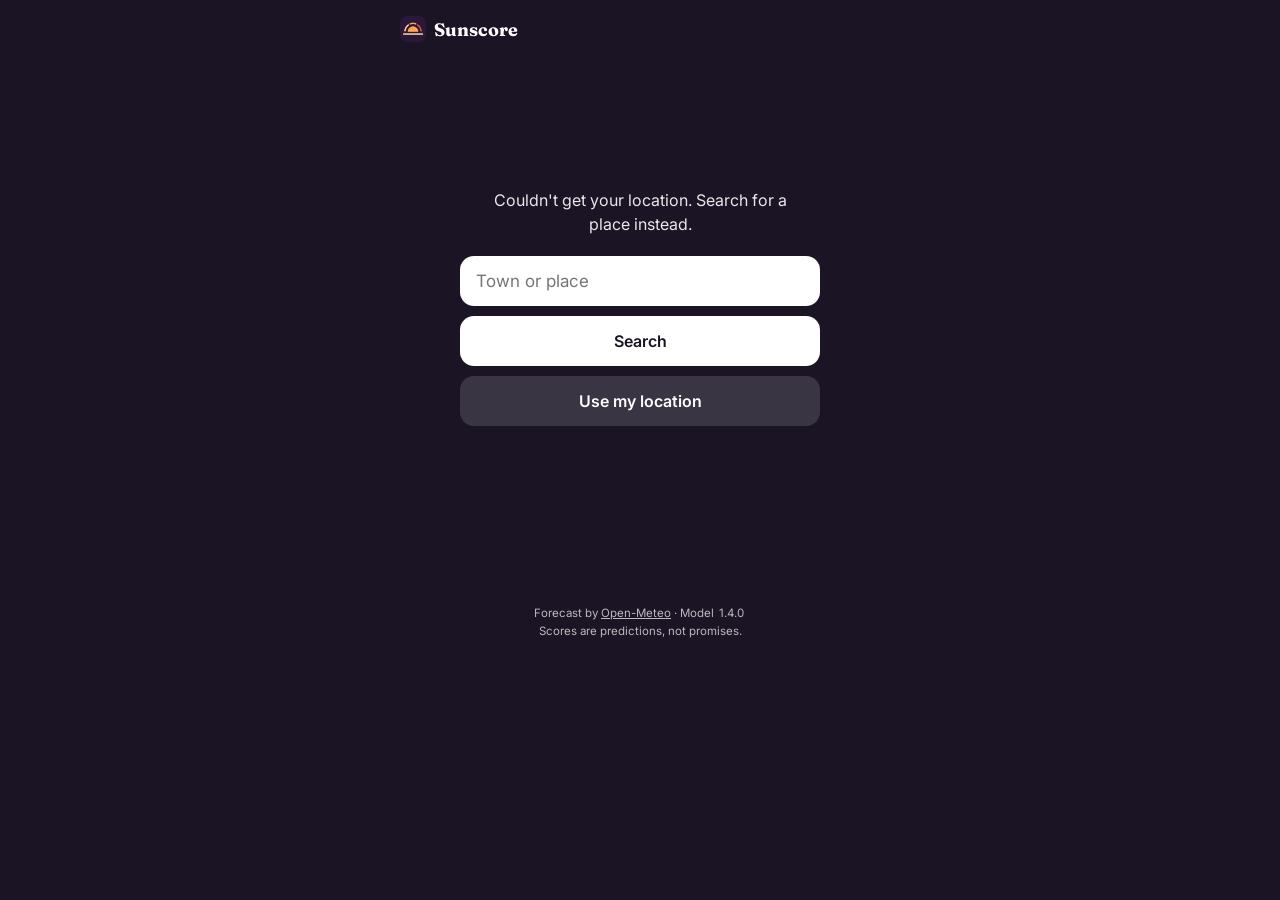
<file: index.html>
<!DOCTYPE html>
<html lang="en">
<head>
<script>if (/\.netlify\.app$/.test(location.hostname)) document.documentElement.classList.add("host-badge");</script>
<meta charset="utf-8">
<meta name="viewport" content="width=device-width, initial-scale=1, viewport-fit=cover">
<meta name="theme-color" content="#1a1424">
<meta name="description" content="Will tonight's sunset be worth watching? A 0–100 score from cloud, haze and the light path to the horizon.">
<meta name="apple-mobile-web-app-capable" content="yes">
<meta name="apple-mobile-web-app-status-bar-style" content="black-translucent">
<meta name="apple-mobile-web-app-title" content="Sunscore">
<title>Sunscore: Sunrise &amp; Sunset</title>
<link rel="preconnect" href="https://fonts.googleapis.com">
<link href="https://fonts.googleapis.com/css2?family=Fraunces:opsz,wght@9..144,500;9..144,700&family=Inter:wght@400;500;600&display=swap" rel="stylesheet">
<link rel="stylesheet" href="css/app.css">
<link rel="manifest" href="manifest.webmanifest">
<link rel="icon" type="image/png" sizes="32x32" href="icons/favicon-32.png">
<link rel="apple-touch-icon" href="icons/apple-touch-icon.png">
</head>
<body>
<div class="sky" id="sky"><canvas id="skyCanvas"></canvas></div>
<div class="wrap">
  <header class="top">
    <div class="brand"><img src="icons/icon-192.png" alt="" width="26" height="26">Sunscore</div>
    <div class="top-actions">
      <button class="pill" id="placeBtn" hidden>Change place</button>
    </div>
  </header>

  <!-- loading -->
  <section class="center" id="loading">
    <div class="skel" aria-hidden="true">
      <div class="sk sk-pill"></div><div class="sk sk-line"></div><div class="sk sk-score"></div><div class="sk sk-line short"></div><div class="sk sk-scene"></div>
    </div>
    <div class="status" id="loadingText">Finding your location…</div>
  </section>

  <!-- place picker -->
  <section class="center" id="picker" hidden>
    <div class="status" id="pickerText">Where are you watching from?</div>
    <form class="search" id="searchForm">
      <input id="q" type="search" placeholder="Town or place" autocomplete="off" enterkeyhint="search">
      <button class="btn" type="submit">Search</button>
      <button class="btn ghost" type="button" id="gpsBtn">Use my location</button>
      <div class="err" id="searchErr" hidden></div>
      <div class="results" id="results"></div>
    </form>
    <div class="spots" id="spots" hidden>
      <h2>Your spots</h2>
      <div class="results" id="spotList"></div>
    </div>
  </section>

  <!-- result -->
  <main id="result" hidden>
    <div class="tab" id="tab-tonight" data-tab="tonight">
    <div class="seg" role="tablist" aria-label="Sunset or sunrise">
      <button id="kindSunset" class="on" role="tab">Sunset</button>
      <button id="kindSunrise" role="tab">Sunrise</button>
    </div>
    <div class="loc" id="loc">
      <button class="loc-line" id="locToggle" aria-expanded="false" aria-controls="locMore">
        <span class="loc-name" id="locName"></span><span class="loc-elev" id="locElev"></span><span class="loc-flag" id="locFlag" hidden>ⓘ</span><span class="chev" aria-hidden="true">▾</span>
      </button>
      <div class="loc-more" id="locMore" hidden>
        <div class="loc-sub" id="locSub"></div>
        <div class="loc-warn" id="locWarn" hidden></div>
        <div class="loc-warn" id="elevWarn" hidden></div>
        <div class="loc-warn" id="terrainNote" hidden></div>
        <button class="save-spot" id="saveSpot" hidden>☆ Save this spot</button>
      </div>
    </div>
    <section class="card welcome" id="welcome" hidden>
      <h2>Welcome to Sunscore</h2>
      <p>Every sunset and sunrise gets a score from 0 to 100 for how colourful the sky will be, worked out from the cloud, the haze and the path the light takes to reach you.</p>
      <ul>
        <li>Tap a day in the week to plan ahead.</li>
        <li><b>Spots</b> finds viewpoints near you.</li>
        <li>Afterwards, rate the sky in one tap. It helps the forecasts get better.</li>
      </ul>
      <button class="btn small" id="welcomeOk">Got it</button>
    </section>
    <section class="hero" aria-live="polite">
      <div class="install-bar" id="installBar" hidden>
        <img src="icons/icon-192.png" alt="" width="40" height="40">
        <div class="install-text" id="installText"><b>Add Sunscore to your home screen</b><br>Opens like an app.</div>
        <button class="btn small" id="installBtn">Install</button>
        <button class="install-x" id="installX" aria-label="Not now">×</button>
      </div>
      <div class="when" id="when"></div>
      <div class="score"><span id="score"></span><small>/100</small></div>
      <div class="verdict" id="verdict"></div>
      <button class="conf" id="conf" hidden></button>
      <button class="rate-banner" id="rateBanner" hidden></button>
      <figure class="scene" id="scene"></figure>
      <div class="slider-row">
        <input type="range" id="timeSlider" min="-30" max="30" step="1" value="10" aria-label="Minutes from sunset">
        <div class="slider-label" id="sliderLabel"></div>
      </div>
      <div class="countdown" id="countdown"></div>
      <div class="offline" id="offline" hidden></div>
      <div class="past-bar" id="pastBar" hidden>
        <span>Looking back at a past date</span>
        <button class="btn small" id="pastBack">Back to the forecast</button>
      </div>
      <ul class="reasons" id="reasons"></ul>
      <button class="pill share" id="shareBtn">Share this forecast</button>
      <div class="rate-msg" id="shareMsg"></div>
      <div class="updated"><span id="updated"></span> · <button class="linkbtn" id="refreshBtn">Refresh</button></div>
    </section>
    <section class="card" id="weekCard">
      <h2 id="weekTitle">The week ahead</h2>
      <div class="week-hint">Tap a day to plan ahead</div>
      <div class="week" id="week"></div>
    </section>
    <section class="card">
      <h2>What to look for</h2>
      <div class="tips" id="tips"></div>
    </section>
    <section class="card">
      <h2>When to watch</h2>
      <div class="times" id="times"></div>
      <div class="note" id="timesNote"></div>
      <div class="note comfort" id="comfort" hidden></div>
      <div class="note moon" id="moonLine"></div>
      <div class="compass-box" id="compassBox" hidden>
        <div class="dial"><div class="needle" id="needle"></div></div>
        <div class="compass-text" id="compassText">Hold your phone flat.</div>
      </div>
      <div class="row" style="margin-top:12px">
        <button class="btn small ghost" id="compassBtn">Which way?</button>
        <button class="btn small ghost" id="calBtn">Add to calendar</button>
      </div>
      <div class="rate-msg" id="timesMsg"></div>
    </section>
    <details class="card" id="mapCard">
      <summary>Light path map</summary>
      <div class="detail-body">
        <div id="map" class="map" role="img" aria-label="Map of the sky being judged"></div>
        <div class="legend"><span><i style="background:#7ee08a"></i>Clear</span><span><i style="background:#ffd166"></i>Some cloud</span><span><i style="background:#9a9aa8"></i>Cloudy</span></div>
        <div class="note" id="mapNote"></div>
      </div>
    </details>
    <details class="card" id="details">
      <summary>Why this score</summary>
      <div class="detail-body">
        <figure class="slice" id="slice"></figure>
        <div class="slice-key"><span><i style="background:#ff8f7a"></i>Will glow</span><span><i style="background:#8e8a9c"></i>Grey: no light reaches it</span><span><i style="background:#4a4556"></i>Low cloud</span><span><i style="background:#ffcf6b"></i>Sunlight</span></div>
        <div class="conf-detail" id="confDetail" hidden></div>
        <div id="detailBody" style="display:grid;gap:10px"></div>
        <div class="tl-title">Cloud through the evening</div>
        <canvas id="timeline" class="timeline" role="img" aria-label="Chart of forecast cloud cover around the event"></canvas>
        <div class="tl-legend" id="tlLegend"></div>
      </div>
    </details>
    <section class="card rate" id="rateCard" hidden>
      <h2 id="rateTitle">How was it?</h2>
      <div class="rate-sub" id="rateSub"></div>
      <div class="quick" id="quick" role="radiogroup" aria-label="How colourful was the sky?">
        <button data-n="1" data-band="Dull" role="radio"><i class="q1"></i><b>Dull</b><small>0–24</small></button>
        <button data-n="4" data-band="Some colour" role="radio"><i class="q2"></i><b>Some colour</b><small>25–49</small></button>
        <button data-n="6" data-band="Good" role="radio"><i class="q3"></i><b>Good</b><small>50–74</small></button>
        <button data-n="8" data-band="Great" role="radio"><i class="q4"></i><b>Great</b><small>75–89</small></button>
        <button data-n="10" data-band="On fire" role="radio"><i class="q5"></i><b>On fire</b><small>90–100</small></button>
      </div>
      <div class="rate-msg" id="rateMsg"></div>
      <div class="comm-offer" id="commOffer" hidden>
        <span>Add your photo to the Community map?</span>
        <button class="btn small" id="commOfferBtn">Add photo</button>
      </div>
      <div class="rate-share-note" id="rateShareNote">Ratings are shared anonymously to improve forecasts. You can turn this off in More.</div>
      <details class="rate-more" id="rateMore">
        <summary>Add a note</summary>
        <textarea class="field notes" id="rateNotes" rows="2" maxlength="300" placeholder="Where was the colour? When did it peak?"></textarea>
        <label class="photo-pick dev-only"><input type="file" accept="image/*" id="ratePhoto"><span>Add your photo (developer check)</span></label>
        <div class="photo-meta" id="photoMeta"></div>
        <div class="row">
          <button class="btn small" id="rateSave">Send note</button>
        </div>
      </details>
      <div class="row dev-only" id="rateShare" hidden>
        <a class="btn small linkbtn-solid" id="rateLog" target="_blank" rel="noopener">Log on GitHub</a>
      </div>
    </section>
    </div>

    <div class="tab" id="tab-spots" data-tab="spots" hidden>
      <h1 class="tab-title">Spots</h1>
    <section class="card" id="mySpotsCard">
      <h2>Your spots</h2>
      <div class="spot-list" id="mySpots"></div>
      <div class="empty" id="mySpotsEmpty">Save a spot from the location line on the Today tab (tap the place name). Saved spots show their next score here.</div>
    </section>
    <details class="card" id="nearCard" open>
      <summary>Viewpoints near you</summary>
      <div class="detail-body">
        <div class="note" style="margin-top:0">Viewpoints, beaches and peaks nearby, scored for the same <span class="kindWord">sunset</span>.</div>
        <div class="row">
          <button class="btn small ghost radius on" data-r="25">Within <span data-km="25">25 km</span></button>
          <button class="btn small ghost radius" data-r="50">Within <span data-km="50">50 km</span></button>
        </div>
        <button class="btn small" id="scanBtn">Search again</button>
        <div class="near-status" id="nearStatus"></div>
        <div id="nearMap" class="map" hidden></div>
        <div class="near-list" id="nearList"></div>
      </div>
    </details>
    </div>

    <div class="tab" id="tab-log" data-tab="log" hidden>
      <h1 class="tab-title">Developer</h1>
      <div class="note" style="margin:0 20px 8px">Your ratings, past-date checks and logging settings. Hidden from other users.</div>
      <div class="card empty" id="logEmpty">No ratings on this phone yet. Rate a sky at the bottom of the Today tab.</div>
    <details class="card" id="logCard" open hidden>
      <summary>Your ratings <span class="count" id="logCount"></span></summary>
      <div class="detail-body">
        <div id="logList"></div>
        <button class="btn small ghost" id="logCopyAll">Copy all</button>
        <div class="rate-msg" id="logMsg"></div>
      </div>
    </details>
      <section class="card">
        <h2>Logging</h2>
        <div class="note" style="margin-top:0">Optional: enter a GitHub repository (owner/name) to add a "Log on GitHub" button to each entry. Leave it empty to keep it off.</div>
        <div class="row"><input class="field" id="logRepo" style="flex:1;min-height:44px;font-size:15px;padding:8px 12px" autocomplete="off" spellcheck="false" aria-label="GitHub repository for logs" placeholder="Optional: owner/repository"><button class="btn small" id="logRepoSave" style="flex:0 0 auto">Save</button></div>
        <div class="rate-msg" id="logRepoMsg"></div>
      </section>
    <div class="note" id="vpDiag" style="margin:0 20px 10px"></div>
    <section class="card" id="modCard" hidden>
      <h2>Photos to check</h2>
      <div class="note" style="margin-top:0" id="modUid"></div>
      <div id="modQueue" class="mod-queue"></div>
    </section>
    <details class="card" id="pastCard" open>
      <summary>Check a past date</summary>
      <div class="detail-body">
        <div class="note" style="margin-top:0">See what the app would have predicted for an earlier sunset or sunrise here. Then rate it, to add an old sky to the data.</div>
        <div class="row">
          <input class="field" type="date" id="pastDate" style="flex:1;min-height:44px;font-size:16px;padding:8px 12px">
          <button class="btn small" id="pastGo" style="flex:0 0 auto">Check</button>
        </div>
        <div class="near-status" id="pastStatus"></div>
      </div>
    </details>
    </div>

    <div class="tab" id="tab-community" data-tab="community" hidden>
      <div class="comm-head">
        <h1 class="tab-title">Community</h1>
        <div class="seg comm-seg" role="group" aria-label="Sunsets, sunrises or both">
          <button id="commAll" class="on">All</button><button id="commSunset">Sunsets</button><button id="commSunrise">Sunrises</button>
        </div>
      </div>
      <div class="chips" role="group" aria-label="Which photos">
        <button class="chip" id="commFriends">Friends<span class="chip-dot" id="commFriendsDot" hidden></span></button>
        <button class="chip" id="commTonight">Latest</button>
        <button class="chip on" id="commMonth">This month</button>
        <button class="chip" id="commBest">Best ever</button>
        <button class="chip" id="commFire">On fire only</button>
      </div>
      <div class="comm-map-wrap" id="commMapWrap">
        <div id="commMap" class="comm-map" role="region" aria-label="Map of shared photos"></div>
        <button class="comm-add" id="commAdd"><svg viewBox="0 0 24 24" aria-hidden="true"><path d="M12 5v14M5 12h14"/></svg>Add your sky</button>
      </div>
      <div class="near-status comm-status" id="commStatus"></div>
      <div id="friendsPanel" hidden>
        <section class="card lb-card">
          <h2>This month</h2>
          <div class="note" style="margin-top:0">Chase points among your friends. Starts again on the 1st.</div>
          <div id="lbList"></div>
          <div class="note" id="lbLast"></div>
        </section>
        <div id="friendFeed"></div>
        <button class="btn" id="friendsInvite2" style="width:100%;margin-top:12px">Invite a friend</button>
      </div>
      <div class="comm-strip-head" id="commStripHead"><h2 id="commStripTitle">Around the world</h2><span id="commCount"></span></div>
      <div class="comm-strip" id="commStrip"></div>
    </div>

    <div class="tab" id="tab-more" data-tab="more" hidden>
      <h1 class="tab-title">More</h1>
    <details class="card" id="alertCard" open>
      <summary>Alerts <span class="count" id="alertBadge"></span></summary>
      <div class="detail-body">
        <div class="note" style="margin-top:0" id="alertIntro">Get a notification when a good <span class="kindWord">sunset</span> is forecast here, or a daily nudge with the score. Your phone checks in the background, so a nudge can arrive a little after the time you pick.</div>
        <label class="field-row">Alert me when the score is
          <select id="alertThreshold" class="select">
            <option value="50">50 or more</option>
            <option value="60" selected>60 or more</option>
            <option value="75">75 or more</option>
            <option value="101">Never: nudge only</option>
          </select>
        </label>
        <label class="field-row">Daily nudge with the day's score
          <select id="alertDaily" class="select">
            <option value="">Off</option>
            <option value="8">From 8:00</option>
            <option value="12">From 12:00</option>
            <option value="15">From 15:00</option>
          </select>
        </label>
        <div class="row">
          <button class="btn small" id="alertOn">Turn on alerts</button>
          <button class="btn small ghost" id="alertOff" hidden>Turn off</button>
        </div>
        <button class="btn small ghost" id="alertTest" hidden>Send a test alert</button>
        <div class="near-status" id="alertStatus"></div>
      </div>
    </details>

      <section class="card">
        <h2>Share Sunscore</h2>
        <div class="row"><button class="btn small" id="shareApp">Send a link</button><button class="btn small ghost" id="installBtn2" hidden>Install on this phone</button></div>
        <div class="rate-msg" id="shareAppMsg"></div>
      </section>
      <section class="card" id="scoreCard" hidden>
        <h2>Your score</h2>
        <div class="pts"><span id="ptsTotal">0</span><small id="ptsMonth"></small></div>
        <div class="note" style="margin-top:0">Each photo you share earns the forecast score for that sky.</div>
        <div class="stat-grid" id="statGrid"></div>
        <h3 class="sub" id="badgeTitle">Badges</h3>
        <div class="badge-grid" id="badgeGrid"></div>
      </section>
      <section class="card" id="friendsCard" hidden>
        <h2>Friends</h2>
        <label class="sub-label" for="nickInput">Your nickname</label>
        <div class="row"><input id="nickInput" class="input" maxlength="24" autocomplete="nickname" placeholder="e.g. Robin"><button class="btn small ghost" id="nickSave">Save</button></div>
        <div class="note">Only your friends see your name.</div>
        <div class="row"><button class="btn small" id="inviteFriend">Invite a friend</button><button class="btn small ghost" id="shareFollow">Share my follow link</button></div>
        <div class="note">A friend link makes you friends both ways. With a follow link, people ask to see your photos and you accept.</div>
        <div class="rate-msg" id="friendsMsg"></div>
        <div id="reqList"></div>
        <h3 class="sub">Friends and follows</h3>
        <div id="friendList"></div>
        <h3 class="sub">Friends alerts</h3>
        <label class="check-row"><input type="checkbox" id="faPhotos"> When a friend shares a photo</label>
        <label class="check-row"><input type="checkbox" id="faFires"> Fire on my photos</label>
        <label class="check-row"><input type="checkbox" id="faMonthly"> Monthly result, on the 1st</label>
        <button class="btn small ghost" id="faSave">Save alerts</button>
        <div class="near-status" id="faMsg"></div>
        <h3 class="sub">Keep your account</h3>
        <div class="note" style="margin-top:0">Sign in with Google so your friends and points move with you to a new phone.</div>
        <button class="btn small ghost" id="googleLink">Sign in with Google</button>
        <div class="note" id="googleDone" hidden>Linked to Google.</div>
        <div class="near-status" id="googleMsg"></div>
      </section>
      <section class="card" id="myPhotosCard" hidden>
        <h2>Your photos</h2>
        <div class="note" style="margin-top:0" id="myPhotosSummary"></div>
        <div id="myPhotos" class="my-photos"></div>
        <button class="btn small ghost" id="myPhotosAll" hidden>Delete all my photos</button>
      </section>
      <section class="card">
        <h2>Your ratings</h2>
        <label class="field-row"><span>Share my ratings anonymously to improve forecasts</span><input type="checkbox" id="shareRatings" checked></label>
        <div class="note">Sent: the rating, the forecast it was scored against, the time and an area rounded to about <span data-km="1">1 km</span>. No names or accounts.</div>
      </section>
      <section class="card" id="devCard" hidden>
        <h2>Developer</h2>
        <div class="row"><button class="btn small ghost" id="devOpen">Ratings and tools</button><button class="btn small ghost" id="devOff">Hide developer mode</button></div>
      </section>
      <section class="card">
        <h2>About</h2>
        <div class="row"><button class="btn small ghost" id="howBtn2">How it works</button><button class="btn small ghost" id="newBtn">What's new</button></div>
        <div class="note"><a href="privacy.html">Privacy</a> · <a href="mailto:hello@sunscore.day">hello@sunscore.day</a></div>
      </section>
    </div>
  </main>

  <nav class="tabbar" id="tabbar" hidden aria-label="Sections">
    <button data-go="tonight" class="on"><svg viewBox="0 0 24 24" aria-hidden="true"><path d="M3 18h18M6 18a6 6 0 0 1 12 0M12 6v2M4.9 10.9l1.4 1.4M19.1 10.9l-1.4 1.4"/></svg>Today</button>
    <button data-go="spots"><svg viewBox="0 0 24 24" aria-hidden="true"><path d="M12 21s-6-5.6-6-11a6 6 0 0 1 12 0c0 5.4-6 11-6 11z"/><circle cx="12" cy="10" r="2.2"/></svg>Spots</button>
    <button data-go="community" id="tabCommunityBtn" hidden><svg viewBox="0 0 24 24" aria-hidden="true"><circle cx="12" cy="12" r="9" fill="none"/><path d="M3 12h18M12 3a14 14 0 0 1 0 18M12 3a14 14 0 0 0 0 18"/></svg>Community<span class="tab-dot" id="tabCommDot" hidden></span></button>
    <button data-go="more"><svg viewBox="0 0 24 24" aria-hidden="true"><circle cx="5" cy="12" r="1.6"/><circle cx="12" cy="12" r="1.6"/><circle cx="19" cy="12" r="1.6"/></svg>More</button>
  </nav>

  <footer class="foot">
    Forecast by <a href="https://open-meteo.com">Open-Meteo</a> · Model <span id="modelVersion"></span><br>
    Scores are predictions, not promises.
  </footer>
</div>
<form name="rating" data-netlify="true" netlify-honeypot="bot-field" hidden>
  <input name="bot-field"><input name="entry"><input name="client"><input name="dev"><input name="release">
</form>
<dialog class="how composer" id="composer" aria-labelledby="compTitle">
  <h2 id="compTitle">Add your photo to the map</h2>
  <div class="note" id="compWhat"></div>
  <label class="comp-pick"><input type="file" accept="image/*" id="compFile"><span class="btn ghost" id="compPickText">Choose a photo</span></label>
  <img id="compPreview" class="comp-preview" alt="Your photo" hidden>
  <div class="comp-label">How colourful was it?</div>
  <div class="quick comp-bands" id="compBands" role="radiogroup" aria-label="How colourful was the sky?">
    <button data-band="Dull" role="radio"><i class="q1"></i><b>Dull</b></button>
    <button data-band="Some colour" role="radio"><i class="q2"></i><b>Some colour</b></button>
    <button data-band="Good" role="radio"><i class="q3"></i><b>Good</b></button>
    <button data-band="Great" role="radio"><i class="q4"></i><b>Great</b></button>
    <button data-band="On fire" role="radio"><i class="q5"></i><b>On fire</b></button>
  </div>
  <ul class="comp-checks">
    <li>Placed within about <span data-km="1">1 km</span>, never your exact spot</li>
    <li>Hidden details removed: camera, time stamp, GPS</li>
    <li>No name or account shown</li>
  </ul>
  <label class="comp-consent"><input type="checkbox" id="compConsent"><span>I took this photo and I'm happy for it to be shown publicly. I can delete it at any time in More.</span></label>
  <button class="btn" id="compPost">Post to the map</button>
  <button class="btn ghost" id="compCancel">Not now</button>
  <div class="rate-msg" id="compMsg"></div>
</dialog>
<dialog class="how photo-view" id="photoView" aria-labelledby="pvPlace">
  <button class="how-close" id="pvClose" aria-label="Close">×</button>
  <img id="pvImg" class="pv-img" alt="Shared sky photo">
  <span class="pv-band" id="pvBand"></span>
  <h2 id="pvPlace"></h2>
  <div class="note" id="pvWhen"></div>
  <div class="pv-row"><span>Forecast</span><span id="pvForecast"></span></div>
  <div class="row">
    <button class="btn" id="pvForecastBtn">See the forecast here</button>
    <a class="btn ghost" id="pvGo" target="_blank" rel="noopener">Go ↗</a>
  </div>
  <div class="note">Shared anonymously. The pin is within about <span data-km="1">1 km</span> of where it was taken.</div>
  <button class="linkbtn" id="pvReport">Report this photo</button>
  <div class="rate-msg" id="pvMsg"></div>
</dialog>
<dialog class="how" id="inviteDlg" aria-labelledby="invTitle">
  <h2 id="invTitle">Sunscore invite</h2>
  <p id="invText"></p>
  <label class="sub-label" for="invNick">Your nickname</label>
  <input id="invNick" class="input" maxlength="24" autocomplete="nickname" style="width:100%">
  <div class="note">Only your friends see your name. No account or email needed.</div>
  <button class="btn" id="invAccept" style="width:100%;margin-top:12px">Add friend</button>
  <button class="btn ghost" id="invLater" style="width:100%;margin-top:8px">Not now</button>
  <div class="rate-msg" id="invMsg"></div>
</dialog>
<dialog class="how" id="whatsNew" aria-labelledby="wnTitle">
  <form method="dialog"><button class="how-close" aria-label="Close">×</button></form>
  <h2 id="wnTitle">What's new</h2>
  <ul class="wn">
    <li><b>Friends</b>: invite friends to see each other's skies, send fire on their photos, and compete for chase points each month. Find it in Community and More.</li>
    <li><b>Daily nudge</b>: an optional morning, midday or afternoon notification with the day's score (Android, installed app).</li>
    <li><b>Comfort, blue hour and the moon</b> in When to watch: the temperature and wind at sunset, blue-hour times, and the moon's phase and rise and set.</li>
    <li><b>Spots searches by itself</b> when you open it, for viewpoints within 25 km.</li>
    <li><b>Miles and feet</b> on US phones.</li>
    <li><b>Tidier Today screen</b>: forecast confidence sits under the score, and the week shows five days at a glance. Tap a day to plan ahead.</li>
    <li><b>Community</b>: see sunsets and sunrises shared from around the world on a map, and add your own photo after you rate a sky.</li>
    <li><b>Will It Burn? is now Sunscore</b>, with a new icon. Same forecasts, same 0–100 score.</li>
    <li><b>Today tab</b>: the main tab is now called Today, as it covers sunrises as well as sunsets.</li>
    <li><b>One-tap rating</b> at the bottom of Today: Dull, Some colour, Good, Great or On fire. Ratings are shared anonymously to improve the forecast.</li>
    <li><b>Viewpoints near you</b> in Spots: real viewpoints, beaches, cliffs and peaks, each scored, with a check that the view towards the sun is open and a Go button for directions.</li>
    <li><b>Clear skies, scored for the air you're in</b>: clean, dry air gives a clear sky far more colour than hazy, humid air, so a clear evening now scores from about 30 on a hazy coast to about 60 somewhere like the Utah desert.</li>
  </ul>
  <form method="dialog"><button class="btn" style="width:100%;margin-top:6px" autofocus>Let's see</button></form>
</dialog>
<dialog class="how" id="how" aria-labelledby="howTitle">
  <form method="dialog"><button class="how-close" aria-label="Close">×</button></form>
  <h2 id="howTitle">How it works</h2>
  <svg viewBox="0 0 340 170" role="img" aria-label="Diagram: sunlight from below the horizon travels under distant clear sky and lights the clouds above you">
    <defs>
      <linearGradient id="hs" x1="0" x2="0" y1="0" y2="1"><stop offset="0" stop-color="#2a1846"/><stop offset="1" stop-color="#b8336a"/></linearGradient>
      <marker id="ar" viewBox="0 0 10 10" refX="8" refY="5" markerWidth="6" markerHeight="6" orient="auto"><path d="M0 0L10 5L0 10z" fill="#ffcf6b"/></marker>
    </defs>
    <rect width="340" height="170" rx="12" fill="url(#hs)"/>
    <path d="M0 140 Q170 128 340 140 L340 170 L0 170Z" fill="#1a1424"/>
    <circle cx="322" cy="150" r="12" fill="#ffcf6b"/>
    <path d="M312 146 L160 118 L74 58" stroke="#ffcf6b" stroke-width="2.5" fill="none" stroke-dasharray="5 4" marker-end="url(#ar)"/>
    <g fill="#ff8a7a"><ellipse cx="62" cy="52" rx="34" ry="8"/><ellipse cx="100" cy="46" rx="26" ry="7"/></g>
    <g fill="#c9c6d6" opacity="0.5"><ellipse cx="250" cy="70" rx="20" ry="6"/></g>
    <circle cx="40" cy="136" r="5" fill="#fff"/>
    <text x="36" y="34" fill="#fff" font-size="10">canvas: cloud overhead</text>
    <text x="150" y="112" fill="#fff" font-size="10">light path: must be clear</text>
    <text x="272" y="132" fill="#fff" font-size="10">sun</text>
    <text x="22" y="160" fill="#fff" font-size="10">you</text>
  </svg>
  <p>The best sunsets happen when the sun, already at or below your horizon, shines <b>underneath</b> clouds above you and lights them from below.</p>
  <p>So the app checks the forecast in two places: <b>overhead</b> (is there cloud to light up?) and <b><span data-km="75">75 km</span> to <span data-km="250">250 km</span> towards the sun</b> (is the sky clear enough for the light to get through?).</p>
  <ul>
    <li><b>Cloud canvas</b>: mid and high cloud overhead, ideally 30–70% cover.</li>
    <li><b>Clear horizon</b>: little low cloud along the light path.</li>
    <li><b>No low cloud / not overcast</b>: a thick deck overhead hides everything.</li>
    <li><b>Dry and clear air</b>: rain and haze wash the colours out.</li>
  </ul>
  <p>The six factors are multiplied together, so one bad factor pulls the whole score down. A clear sky scores about 25: a pleasant glow, but nothing to light up.</p>
  <p class="small">The pictures are cartoons: the amount of cloud in each layer, the light path and the sun's position come from the forecast, but where each cloud sits in the picture is illustrative.</p>
  <p class="small">Forecasts can be wrong, especially about cloud, so check the confidence and look again nearer the time. Your ratings help tune the model.</p>
</dialog>
<script type="module" src="js/app.js"></script>
</body>
</html>
</file>
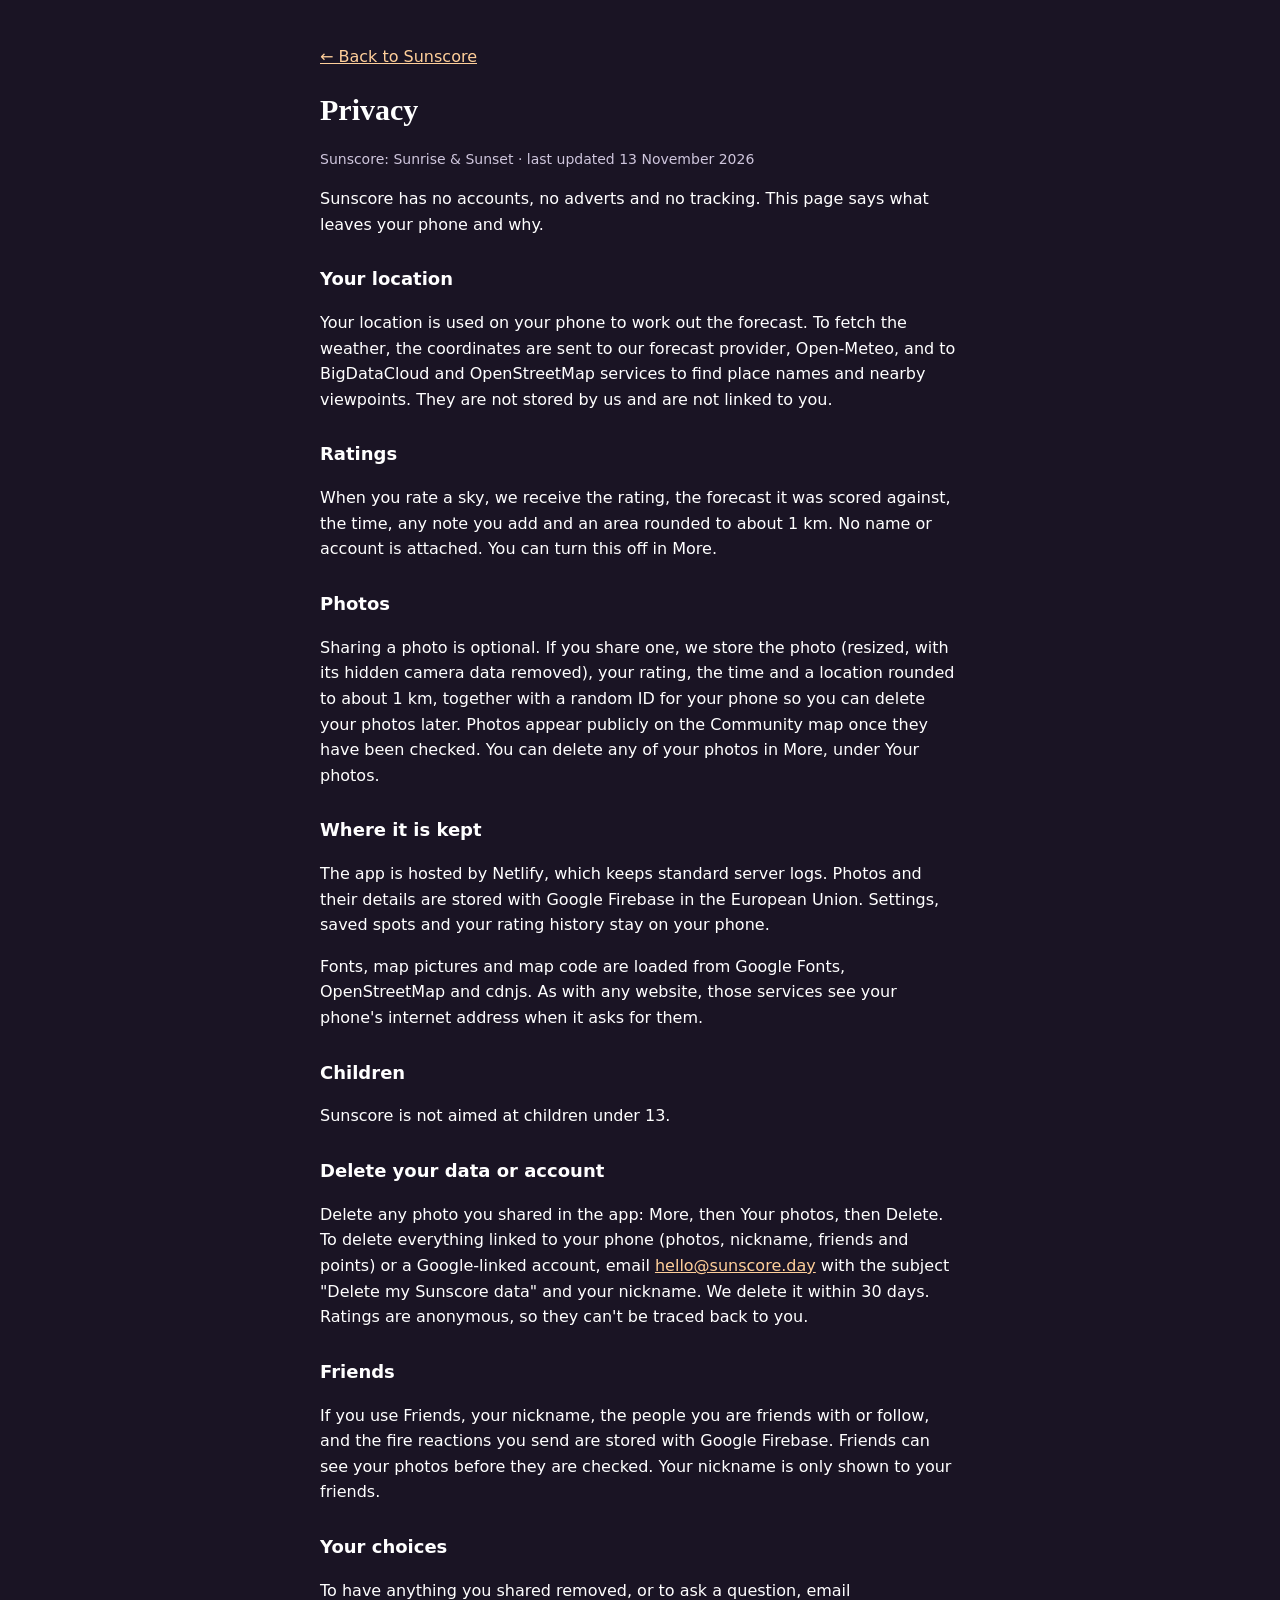
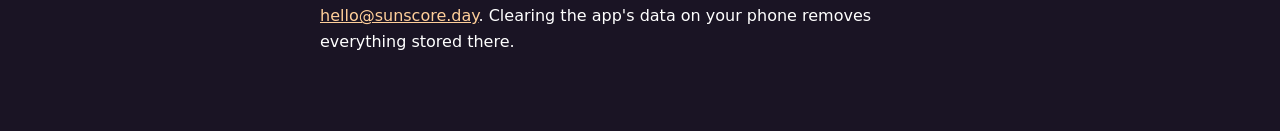
<file: privacy.html>
<!DOCTYPE html>
<html lang="en">
<head>
<meta charset="utf-8">
<meta name="viewport" content="width=device-width, initial-scale=1">
<title>Privacy · Sunscore</title>
<style>
body{margin:0;background:#1a1424;color:#fff;font:16px/1.6 Inter,system-ui,sans-serif}
main{max-width:640px;margin:0 auto;padding:28px 20px 60px}
h1{font-family:Fraunces,Georgia,serif;font-size:30px;margin:0 0 4px}
h2{font-size:18px;margin:28px 0 6px}
a{color:#ffcf9a}.small{color:#cfc6dd;font-size:14px}
</style>
</head>
<body>
<main>
<p><a href="./">← Back to Sunscore</a></p>
<h1>Privacy</h1>
<p class="small">Sunscore: Sunrise &amp; Sunset · last updated 13 November 2026</p>
<p>Sunscore has no accounts, no adverts and no tracking. This page says what leaves your phone and why.</p>

<h2>Your location</h2>
<p>Your location is used on your phone to work out the forecast. To fetch the weather, the coordinates are sent to our forecast provider, Open-Meteo, and to BigDataCloud and OpenStreetMap services to find place names and nearby viewpoints. They are not stored by us and are not linked to you.</p>

<h2>Ratings</h2>
<p>When you rate a sky, we receive the rating, the forecast it was scored against, the time, any note you add and an area rounded to about 1 km. No name or account is attached. You can turn this off in More.</p>

<h2>Photos</h2>
<p>Sharing a photo is optional. If you share one, we store the photo (resized, with its hidden camera data removed), your rating, the time and a location rounded to about 1 km, together with a random ID for your phone so you can delete your photos later. Photos appear publicly on the Community map once they have been checked. You can delete any of your photos in More, under Your photos.</p>

<h2>Where it is kept</h2>
<p>The app is hosted by Netlify, which keeps standard server logs. Photos and their details are stored with Google Firebase in the European Union. Settings, saved spots and your rating history stay on your phone.</p>
<p>Fonts, map pictures and map code are loaded from Google Fonts, OpenStreetMap and cdnjs. As with any website, those services see your phone's internet address when it asks for them.</p>

<h2>Children</h2>
<p>Sunscore is not aimed at children under 13.</p>

<h2 id="delete">Delete your data or account</h2>
<p>Delete any photo you shared in the app: More, then Your photos, then Delete. To delete everything linked to your phone (photos, nickname, friends and points) or a Google-linked account, email <a href="mailto:hello@sunscore.day?subject=Delete%20my%20Sunscore%20data">hello@sunscore.day</a> with the subject "Delete my Sunscore data" and your nickname. We delete it within 30 days. Ratings are anonymous, so they can't be traced back to you.</p>

<h2>Friends</h2>
<p>If you use Friends, your nickname, the people you are friends with or follow, and the fire reactions you send are stored with Google Firebase. Friends can see your photos before they are checked. Your nickname is only shown to your friends.</p>

<h2>Your choices</h2>
<p>To have anything you shared removed, or to ask a question, email <a href="mailto:hello@sunscore.day">hello@sunscore.day</a>. Clearing the app's data on your phone removes everything stored there.</p>
</main>
</body>
</html>
</file>
<file: css/app.css>
* { box-sizing: border-box; }
html, body { margin: 0; }
html { background: #1a1424; }
body {
  font-family: Inter, system-ui, sans-serif; color: #fff; background: transparent;
  min-height: 100dvh; -webkit-tap-highlight-color: transparent;
  padding: env(safe-area-inset-top) 0 env(safe-area-inset-bottom);
}
button { font: inherit; color: inherit; cursor: pointer; }
a { color: inherit; }
[hidden] { display: none !important; }
/* sky layer: fixed behind everything, so it covers long pages and avoids iOS fixed-background bugs */
.sky { position: fixed; inset: 0; z-index: -1; background: #1a1424; }
.sky canvas { width: 100%; height: 100%; display: block; }
.hero, .loc, .seg { text-shadow: 0 1px 12px rgba(0,0,0,0.35); }
.wrap { max-width: 520px; margin: 0 auto; }

/* header */
.top { display: flex; justify-content: space-between; align-items: center; padding: 16px 20px 0; gap: 10px; }
.brand { font-family: Fraunces, Georgia, serif; font-weight: 700; font-size: 18px; display: inline-flex; align-items: center; gap: 8px; }
.brand img { border-radius: 7px; display: block; }
.pill {
  font-size: 14px; background: rgba(255,255,255,0.14); border: 0; border-radius: 999px;
  padding: 8px 14px; min-height: 36px; white-space: nowrap;
}
.top-actions { display: flex; gap: 8px; }

/* segmented sunset / sunrise */
.seg { display: flex; margin: 14px auto 0; background: rgba(0,0,0,0.22); border-radius: 999px; padding: 4px; width: max-content; }
.seg button { border: 0; background: transparent; padding: 8px 18px; border-radius: 999px; font-size: 14px; font-weight: 500; opacity: 0.75; min-height: 36px; }
.seg button.on { background: rgba(255,255,255,0.92); color: #2a1838; opacity: 1; }

/* location card */
.loc { background: rgba(0,0,0,0.2); border-radius: 14px; padding: 10px 16px; margin: 16px 20px 0; text-align: center; }
.loc-name { font-size: 16px; font-weight: 600; }
.loc-sub { font-size: 12.5px; opacity: 0.8; margin-top: 3px; line-height: 1.5; }
.loc-warn { font-size: 12.5px; color: #ffd9c9; margin-top: 6px; line-height: 1.45; }

/* hero */
.hero { text-align: center; padding: 26px 24px 4px; }
.when { font-size: 15px; opacity: 0.85; }
.score { font-family: Fraunces, Georgia, serif; font-weight: 700; font-size: 128px; line-height: 1; letter-spacing: -4px; margin-top: 8px; text-shadow: 0 4px 30px rgba(0,0,0,0.25); }
.score small { font-size: 30px; font-weight: 500; letter-spacing: 0; opacity: 0.7; }
.verdict { font-family: Fraunces, Georgia, serif; font-weight: 500; font-size: 28px; margin-top: 6px; }
.countdown { font-size: 15px; opacity: 0.85; margin-top: 8px; min-height: 20px; }
.reasons { list-style: none; padding: 0; margin: 18px auto 0; display: grid; gap: 8px; font-size: 15px; max-width: 380px; }
.reasons li { background: rgba(0,0,0,0.18); border-radius: 12px; padding: 10px 14px; }

/* cards */
.card { background: rgba(20,14,30,0.32); -webkit-backdrop-filter: blur(8px); backdrop-filter: blur(8px); border-radius: 16px; margin: 14px 16px 0; padding: 14px 16px; }
.card h2 { font-size: 13px; font-weight: 600; letter-spacing: 0.06em; text-transform: uppercase; opacity: 0.75; margin: 0 0 10px; }

/* week strip */
.week { display: grid; grid-template-columns: repeat(5, 1fr); gap: 6px; padding-bottom: 2px; }
.week::-webkit-scrollbar { display: none; }
.day {
  min-width: 0; border: 0; border-radius: 12px; padding: 8px 4px 10px;
  background: rgba(255,255,255,0.08); text-align: center; display: grid; gap: 4px;
}
.day.on { background: rgba(255,255,255,0.9); color: #2a1838; }
.day .d { font-size: 12px; opacity: 0.85; }
.day .s { font-family: Fraunces, Georgia, serif; font-size: 22px; font-weight: 700; }
.day .bar { height: 4px; border-radius: 2px; margin: 0 8px; }
.day .best { font-size: 10px; font-weight: 600; letter-spacing: 0.04em; text-transform: uppercase; color: #ffb36b; min-height: 12px; }
.day.on .best { color: #c2410c; }

/* viewing times */
.times { display: grid; grid-template-columns: 1fr auto; gap: 8px 12px; font-size: 15px; }
.times .t { font-variant-numeric: tabular-nums; font-weight: 600; text-align: right; }
.times .hl { color: #ffcf9a; }
.note { font-size: 13px; opacity: 0.85; margin-top: 10px; line-height: 1.5; }

/* details */
details.card { padding: 0; }
summary { list-style: none; padding: 14px 16px; font-size: 14px; font-weight: 500; display: flex; justify-content: space-between; }
summary::-webkit-details-marker { display: none; }
summary::after { content: "Show"; opacity: 0.7; font-weight: 400; }
details[open] summary::after { content: "Hide"; }
.detail-body { padding: 0 16px 16px; display: grid; gap: 10px; font-size: 14px; }
.f-row { display: grid; grid-template-columns: 120px 1fr 40px; gap: 10px; align-items: center; }
.f-bar { height: 7px; border-radius: 4px; background: rgba(255,255,255,0.18); overflow: hidden; }
.f-fill { height: 100%; background: #fff; border-radius: 4px; }
.f-num { text-align: right; opacity: 0.8; font-variant-numeric: tabular-nums; }
.raw { opacity: 0.75; line-height: 1.6; }

/* states */
.center { min-height: 60dvh; display: flex; flex-direction: column; align-items: center; justify-content: center; text-align: center; padding: 24px; }
.status { font-size: 16px; opacity: 0.9; max-width: 320px; line-height: 1.5; }
.spinner { width: 34px; height: 34px; border-radius: 50%; border: 3px solid rgba(255,255,255,0.25); border-top-color: #fff; animation: spin 0.9s linear infinite; margin: 0 auto 16px; }
@keyframes spin { to { transform: rotate(360deg); } }

/* place picker */
.search { width: 100%; max-width: 360px; margin-top: 20px; display: grid; gap: 10px; }
.search input, .field {
  width: 100%; font: inherit; font-size: 17px; color: #1a1424; background: #fff; border: 0;
  border-radius: 14px; padding: 14px 16px; min-height: 50px;
}
.btn { font-weight: 600; font-size: 16px; min-height: 50px; border-radius: 14px; border: 0; background: #fff; color: #1a1424; padding: 0 18px; }
.btn.ghost { background: rgba(255,255,255,0.14); color: #fff; }
.btn.small { min-height: 40px; font-size: 14px; border-radius: 12px; }
.results { display: grid; gap: 6px; text-align: left; }
.results button { font-size: 15px; text-align: left; background: rgba(0,0,0,0.22); border: 0; border-radius: 12px; padding: 12px 14px; min-height: 44px; }
.results small { opacity: 0.7; }
.err { color: #ffd2c4; font-size: 14px; }

.foot { text-align: center; font-size: 11.5px; opacity: 0.7; padding: 22px 20px 18px; line-height: 1.6; }
.offline { display: inline-block; margin-top: 10px; font-size: 13px; background: rgba(0,0,0,0.3); border-radius: 999px; padding: 6px 12px; }

/* rating */
.rate-sub { font-size: 14px; opacity: 0.85; margin: -4px 0 12px; line-height: 1.5; }
.scale { display: grid; grid-template-columns: repeat(11, 1fr); gap: 4px; }
.scale button { border: 0; border-radius: 8px; min-height: 40px; font-weight: 600; font-size: 15px; background: rgba(255,255,255,0.12); padding: 0; }
.scale button.on { background: #fff; color: #2a1838; }
.rubric { font-size: 13.5px; opacity: 0.85; margin: 10px 0; min-height: 20px; }
.notes { font-size: 15px; min-height: 0; resize: vertical; margin-bottom: 10px; }
.row { display: flex; gap: 8px; flex-wrap: wrap; }
.row .btn { flex: 1; }
.rate-msg { font-size: 13.5px; margin-top: 8px; min-height: 18px; opacity: 0.9; }
.count { opacity: 0.7; font-weight: 400; margin-left: 4px; }
.log-item { display: grid; grid-template-columns: 1fr auto; gap: 2px 12px; padding: 10px 0; border-bottom: 1px solid rgba(255,255,255,0.12); font-size: 14px; }
.log-item:last-of-type { border-bottom: 0; }
.log-item .lp { opacity: 0.75; font-size: 12.5px; }
.log-item .lr { text-align: right; font-variant-numeric: tabular-nums; }
.log-item .del { grid-column: 1 / -1; justify-self: start; background: none; border: 0; padding: 4px 0; font-size: 12.5px; opacity: 0.6; text-decoration: underline; }

/* confidence */
.conf { display: inline-flex; align-items: center; gap: 6px; margin: 4px auto 0; font-size: 13px; background: none; border: 0; padding: 4px 8px; min-height: 32px; opacity: 0.9; text-shadow: 0 1px 2px rgba(0,0,0,0.35); }
.conf .dot { width: 8px; height: 8px; border-radius: 50%; }
.conf-detail { font-size: 13.5px; line-height: 1.6; }

/* light path map */
.map { height: 280px; border-radius: 12px; overflow: hidden; background: #22202b; }
.legend { display: flex; gap: 14px; font-size: 12.5px; opacity: 0.85; }
.legend i { display: inline-block; width: 10px; height: 10px; border-radius: 50%; margin-right: 5px; vertical-align: -1px; }
.leaflet-container { font: 13px Inter, system-ui, sans-serif; }
.leaflet-popup-content { color: #1a1424; margin: 10px 12px; line-height: 1.5; }

/* saved spots and nearby scan */
.save-spot { margin-top: 8px; background: none; border: 0; font-size: 13.5px; opacity: 0.9; text-decoration: underline; padding: 4px; }
.spots { width: 100%; max-width: 360px; margin-top: 26px; text-align: left; }
.spots h2 { font-size: 13px; font-weight: 600; letter-spacing: 0.06em; text-transform: uppercase; opacity: 0.75; margin: 0 0 8px; }
.spot-row { display: flex !important; justify-content: space-between; align-items: center; gap: 10px; }
.spot-score { font-family: Fraunces, Georgia, serif; font-size: 22px; font-weight: 700; min-width: 34px; text-align: right; }
.radius.on { background: rgba(255,255,255,0.9); color: #2a1838; }
.near-status { font-size: 14px; opacity: 0.9; min-height: 18px; }
.near-list { display: grid; gap: 6px; }
.near-item { display: grid; grid-template-columns: 1fr auto; align-items: center; gap: 10px; background: rgba(255,255,255,0.08); border: 0; border-radius: 12px; padding: 10px 12px; text-align: left; font-size: 14.5px; }
.near-item .ns { font-family: Fraunces, Georgia, serif; font-size: 24px; font-weight: 700; }
.near-item small { opacity: 0.7; }
.leaflet-tooltip.near-tip { background: transparent; border: 0; box-shadow: none; color: #1a1424; font-weight: 700; font-size: 12px; padding: 0; }
.leaflet-tooltip.near-tip::before { display: none; }

/* past date */
.past-bar { display: flex; align-items: center; justify-content: center; gap: 10px; flex-wrap: wrap; margin-top: 12px; font-size: 14px; background: rgba(0,0,0,0.3); border-radius: 14px; padding: 8px 12px; }
.past-bar .btn { flex: 0 0 auto; }
.share { margin-top: 16px; }

/* compass */
.compass-box { display: flex; align-items: center; gap: 16px; margin-top: 14px; }
.dial { position: relative; width: 96px; height: 96px; border-radius: 50%; border: 2px solid rgba(255,255,255,0.5); flex: 0 0 auto; }
.dial .n { position: absolute; top: 4px; left: 50%; transform: translateX(-50%); font-size: 11px; font-weight: 600; opacity: 0.7; }
.needle { position: absolute; left: 50%; top: 50%; width: 4px; height: 40px; margin-left: -2px; margin-top: -40px; border-radius: 2px; background: #ffb36b; transform-origin: 50% 100%; transition: transform 0.15s linear; }
.needle::after { content: ""; position: absolute; top: -8px; left: -6px; border: 8px solid transparent; border-bottom: 10px solid #ffb36b; border-top: 0; }
.compass-text { font-size: 14.5px; line-height: 1.5; }
.updated { font-size: 12.5px; opacity: 0.85; margin-top: 6px; }
.linkbtn { background: none; border: 0; padding: 4px 2px; font-size: 12.5px; text-decoration: underline; }
.tips { display: grid; gap: 10px; }
.tip b { display: block; font-size: 15px; margin-bottom: 2px; }
.tip span { font-size: 14px; opacity: 0.85; line-height: 1.5; }
.field-row { display: flex; align-items: center; justify-content: space-between; gap: 10px; font-size: 14.5px; }
.select { font: inherit; font-size: 15px; border: 0; border-radius: 10px; padding: 8px 10px; color: #1a1424; background: #fff; }

/* how it works */
.how { max-width: 460px; width: calc(100% - 28px); border: 0; border-radius: 18px; padding: 20px 20px 16px; background: #221b2e; color: #fff; line-height: 1.55; font-size: 15px; }
.how::backdrop { background: rgba(10, 8, 16, 0.6); }
.how h2 { font-family: Fraunces, Georgia, serif; font-size: 24px; margin: 0 0 12px; }
.how svg { width: 100%; height: auto; display: block; margin-bottom: 8px; }
.how ul { padding-left: 18px; margin: 8px 0; }
.how li { margin: 4px 0; }
.how .small { font-size: 13px; opacity: 0.75; }
.how-close { position: absolute; top: 10px; right: 12px; background: none; border: 0; font-size: 28px; line-height: 1; opacity: 0.8; padding: 4px 8px; }
:focus-visible { outline: 2px solid #ffcf9a; outline-offset: 2px; }

/* cloud timeline */
.tl-title { font-size: 13px; font-weight: 600; letter-spacing: 0.06em; text-transform: uppercase; opacity: 0.75; margin-top: 6px; }
.timeline { width: 100%; height: 170px; display: block; }
.tl-legend { display: flex; flex-wrap: wrap; gap: 6px 14px; font-size: 12.5px; opacity: 0.9; }
.tl-legend i { display: inline-block; width: 14px; height: 3px; border-radius: 2px; margin-right: 6px; vertical-align: 3px; }
.spotchip { width: 104px; } .spotchip .d { white-space: nowrap; overflow: hidden; text-overflow: ellipsis; display: block; padding: 0 4px; }
.wn { padding-left: 18px; margin: 6px 0 12px; } .wn li { margin: 7px 0; font-size: 14.5px; }
.scale-key { font-size: 12px; opacity: 0.75; margin-top: 6px; }

/* ---------- v4.1 layout ---------- */
body { padding-bottom: calc(76px + env(safe-area-inset-bottom)); }
.tab-title { font-family: Fraunces, Georgia, serif; font-size: 28px; margin: 18px 20px 4px; }
.tabbar { position: fixed; left: 0; right: 0; bottom: 0; z-index: 10; display: flex; justify-content: space-around;
  background: rgba(18, 13, 26, 0.92); -webkit-backdrop-filter: blur(12px); backdrop-filter: blur(12px);
  border-top: 1px solid rgba(255,255,255,0.08); padding: 6px 4px calc(6px + env(safe-area-inset-bottom)); }
.tabbar button { flex: 1; max-width: 120px; background: none; border: 0; display: flex; flex-direction: column; align-items: center; gap: 3px;
  font-size: 12px; color: rgba(255,255,255,0.65); padding: 6px 0; min-height: 52px; }
.tabbar svg { width: 24px; height: 24px; fill: none; stroke: currentColor; stroke-width: 1.8; stroke-linecap: round; stroke-linejoin: round; }
.tabbar circle { fill: currentColor; stroke: none; }
.tabbar button[data-go="spots"] circle { fill: none; stroke: currentColor; }
.tabbar button.on { color: #ffcf9a; }

/* compact location */
.loc { background: transparent; padding: 0; margin: 12px 16px 0; text-align: center; }
.loc-line { display: inline-flex; align-items: center; gap: 6px; max-width: 100%; background: rgba(0,0,0,0.25); border: 0; border-radius: 999px; padding: 8px 14px; font-size: 15px; }
.loc-line .loc-name { font-weight: 600; white-space: nowrap; overflow: hidden; text-overflow: ellipsis; }
.loc-elev { opacity: 0.8; white-space: nowrap; }
.loc-flag { color: #ffcf9a; font-weight: 700; }
.loc-line .chev { opacity: 0.7; font-size: 12px; transition: transform 0.2s; }
.loc-line[aria-expanded="true"] .chev { transform: rotate(180deg); }
.loc-more { background: rgba(20,14,30,0.5); border-radius: 14px; padding: 10px 14px; margin-top: 8px; }
.loc-sub { opacity: 0.92; }

/* window view hero */
.hero { padding-top: 14px; }
.scene { margin: 10px 0 0; border-radius: 16px; overflow: hidden; box-shadow: 0 6px 30px rgba(0,0,0,0.25); line-height: 0; }
.scene svg { display: block; }
.slider-row { margin: 10px 4px 0; }
.slider-row input[type=range] { width: 100%; accent-color: #ff8f7a; height: 28px; }
.slider-label { font-size: 13px; color: #ffe4c7; text-shadow: 0 1px 2px rgba(0,0,0,0.4); margin-top: 2px; min-height: 18px; }
.score { font-size: 88px; margin-top: 6px; }
.scene { margin-top: 14px; }

/* side slice */
.slice { margin: 0; border-radius: 14px; overflow: hidden; line-height: 0; }
.slice-key { display: flex; flex-wrap: wrap; gap: 6px 14px; font-size: 12.5px; opacity: 0.92; }
.slice-key i { display: inline-block; width: 10px; height: 10px; border-radius: 50%; margin-right: 5px; vertical-align: -1px; }

/* mini stacks */
.ms { display: inline-flex; flex-direction: column; align-items: center; gap: 2px; margin: 2px auto 0; }
.ms-row { display: flex; gap: 2px; height: 7px; }
.ms-row i { width: 7px; height: 7px; border-radius: 50%; display: block; }
.ms-hz { position: relative; width: 34px; height: 6px; border-bottom: 2px solid; margin-top: 1px; }
.ms-hz b { position: absolute; left: 12px; top: 0; width: 10px; height: 5px; border-radius: 5px 5px 0 0; }

.day.on .ms-row i[style*="transparent"] { background: transparent; }

/* spots list */
.spot-list { display: grid; gap: 8px; }
.spot-item { display: grid; grid-template-columns: auto 1fr auto; align-items: center; gap: 12px; background: rgba(255,255,255,0.08); border: 0; border-radius: 12px; padding: 10px 12px; text-align: left; font-size: 15px; min-height: 56px; }
.spot-item small { opacity: 0.75; display: block; font-size: 12.5px; }
.spot-item .ss { font-family: Fraunces, Georgia, serif; font-size: 26px; font-weight: 700; }
.empty { font-size: 14px; opacity: 0.85; line-height: 1.5; }
.card.empty { text-align: center; }

/* readability and bigger rating buttons */
.note, .rate-sub, .rubric, .near-status { opacity: 0.95; }
.loc-sub, .raw, .tl-legend { opacity: 0.9; }
.scale { grid-template-columns: repeat(6, minmax(0, 1fr)); gap: 6px; }
.scale button { min-height: 46px; font-size: 17px; }

/* photo + log it */
.photo-pick { display: flex; align-items: center; gap: 10px; font-size: 14px; margin-bottom: 8px; }
.photo-pick input { font: inherit; font-size: 13px; color: #fff; max-width: 100%; }
.photo-pick input::file-selector-button { font: inherit; font-size: 13px; border: 0; border-radius: 10px; padding: 8px 12px; margin-right: 8px; background: rgba(255,255,255,0.14); color: #fff; }
.photo-pick span { display: none; }
.photo-meta { font-size: 13px; opacity: 0.9; margin: -2px 0 10px; min-height: 0; }
.linkbtn-solid { display: inline-flex; align-items: center; justify-content: center; text-decoration: none; }
.badge-ok { display: inline-block; font-size: 11px; font-weight: 600; color: #14532d; background: #d8f5e3; border-radius: 999px; padding: 2px 7px; margin-left: 6px; }

/* Darken OpenStreetMap tiles to suit the theme */
.dark-tiles{filter:invert(1) hue-rotate(180deg) brightness(.9) contrast(.85) saturate(.6)}
.log-actions{grid-column:1/-1;display:flex;gap:8px;align-items:center;justify-content:space-between;margin-top:6px}
.log-actions .log-send{flex:1;text-align:center}

/* Free Netlify hosting shows a 'Powered by Netlify' badge fixed bottom-right.
   On that host only, lift the tab bar so the badge sits in a strip beneath it. */
html.host-badge body { padding-bottom: calc(76px + 52px + env(safe-area-inset-bottom)); }
html.host-badge .tabbar { padding-bottom: calc(52px + env(safe-area-inset-bottom)); }

/* one-tap rating */
.quick { display: grid; grid-template-columns: repeat(5, minmax(0, 1fr)); gap: 6px; margin-top: 4px; }
.quick button { border: 0; border-radius: 14px; background: rgba(255,255,255,0.1); min-height: 76px; padding: 10px 2px 8px;
  display: flex; flex-direction: column; align-items: center; justify-content: center; gap: 8px; font-size: 12.5px; font-weight: 600; line-height: 1.15; }
.quick button.on { background: #fff; color: #2a1838; }
.quick i { width: 22px; height: 22px; border-radius: 50%; display: block; }
.quick .q1 { background: #6f6a85; } .quick .q2 { background: #ffd9a0; } .quick .q3 { background: #ffa552; }
.quick .q4 { background: linear-gradient(#ffa552, #f0532c); } .quick .q5 { background: #f0532c; box-shadow: 0 0 10px 2px rgba(240,83,44,0.7); }
.rate-more { margin-top: 10px; }
.rate-more summary { font-size: 13.5px; opacity: 0.8; cursor: pointer; padding: 6px 0; }
.rate-more[open] summary { margin-bottom: 10px; }

.rate-banner { display: block; margin: 10px auto 4px; border: 0; border-radius: 999px; padding: 8px 16px; min-height: 36px;
  background: #ffa552; color: #2a1838; font-weight: 600; font-size: 14px; }
.rate-share-note { font-size: 12px; opacity: 0.85; margin-top: 4px; line-height: 1.4; }
#modelVersion { cursor: default; -webkit-user-select: none; user-select: none; padding: 4px 2px; }

/* viewpoints */
.vp { display: grid; grid-template-columns: 1fr auto; gap: 6px; align-items: stretch; }
.vp .near-item { margin: 0; }
.vp-go { display: flex; align-items: center; justify-content: center; min-width: 52px; padding: 0 10px; border-radius: 12px; background: rgba(255,255,255,0.1); font-size: 13px; font-weight: 600; text-decoration: none; }
.near-list .vp + .vp { margin-top: 6px; }

.quick button b { font-weight: 600; }
.quick button small { font-size: 11px; font-weight: 500; opacity: 0.7; margin-top: -4px; font-variant-numeric: tabular-nums; }
.quick button { min-height: 88px; }

/* install */
.install-bar { display: grid; grid-template-columns: auto 1fr auto auto; align-items: center; gap: 10px; margin: 0 0 14px;
  padding: 10px 8px 10px 12px; border-radius: 14px; background: rgba(0,0,0,0.28); text-align: left; text-shadow: none; }
.install-bar img { border-radius: 10px; }
.install-text { font-size: 13px; line-height: 1.35; }
.install-bar .btn { min-height: 36px; padding: 0 14px; }
.install-x { background: none; border: 0; font-size: 22px; line-height: 1; opacity: 0.6; padding: 4px 6px; }

/* developer-only controls */
html:not(.dev) .dev-only { display: none !important; }

/* ---------- community ---------- */
.comm-head { display: flex; flex-direction: column; align-items: flex-start; padding: 0 20px 0 0; }
.comm-seg { margin: 4px 0 4px 20px; }
.chips { display: flex; gap: 8px; padding: 6px 20px 10px; overflow-x: auto; scrollbar-width: none; }
.chip { flex: 0 0 auto; border: 1px solid rgba(255,255,255,0.18); background: transparent; border-radius: 999px; padding: 8px 14px; min-height: 38px; font-size: 13.5px; font-weight: 500; }
.chip.on { background: #ffa552; border-color: #ffa552; color: #2a1838; font-weight: 600; }
.comm-map-wrap { position: relative; }
.comm-map { height: 44vh; min-height: 280px; background: #211a2c; }
.comm-add { position: absolute; right: 16px; bottom: 16px; z-index: 500; display: flex; align-items: center; gap: 6px; border: 0; border-radius: 999px;
  background: #fff; color: #2a1838; font-weight: 600; font-size: 14px; padding: 12px 16px; min-height: 44px; box-shadow: 0 4px 14px rgba(0,0,0,0.45); }
.comm-add svg { width: 18px; height: 18px; fill: none; stroke: currentColor; stroke-width: 2; stroke-linecap: round; }
.comm-status { margin: 10px 20px 0; }
.comm-strip-head { display: flex; justify-content: space-between; align-items: baseline; padding: 14px 20px 8px; }
.comm-strip-head h2 { margin: 0; font-size: 16px; font-weight: 600; }
.comm-strip-head span { font-size: 13px; opacity: 0.75; }
.comm-strip { display: flex; gap: 10px; overflow-x: auto; padding: 0 20px 16px; scrollbar-width: none; }
.comm-card { flex: 0 0 150px; display: flex; flex-direction: column; text-align: left; border: 0; padding: 0 0 10px; border-radius: 14px; overflow: hidden; background: #2b2236; }
.comm-card img { width: 150px; height: 100px; object-fit: cover; background: #3a2f47; display: block; }
.cc-place { font-size: 13px; font-weight: 600; padding: 8px 10px 2px; line-height: 1.25; }
.cc-meta { font-size: 12px; opacity: 0.8; padding: 0 10px; display: flex; align-items: center; gap: 6px; }
.cc-meta i, .pv-band i { width: 10px; height: 10px; border-radius: 50%; display: inline-block; }
.cpin { background: none; border: 0; }
.cpin-ring { display: block; width: 46px; height: 46px; border-radius: 50%; border: 3px solid #ffa552; overflow: hidden; background: #1a1424; box-sizing: border-box; box-shadow: 0 2px 8px rgba(0,0,0,0.5); }
.cpin-ring img { width: 100%; height: 100%; object-fit: cover; display: block; }
.comm-offer { display: flex; align-items: center; justify-content: space-between; gap: 10px; margin-top: 8px; padding: 10px 12px; border-radius: 12px; background: rgba(255,255,255,0.08); font-size: 14px; }
.comm-offer .btn { flex: 0 0 auto; }
.composer .comp-pick { display: block; margin: 10px 0; }
.composer .comp-pick input { position: absolute; width: 1px; height: 1px; opacity: 0; }
.composer .comp-pick .btn { display: flex; align-items: center; justify-content: center; width: 100%; box-sizing: border-box; }
.composer .comp-pick:focus-within .btn { outline: 2px solid #ffa552; outline-offset: 2px; }
.comp-preview { width: 100%; max-height: 220px; object-fit: cover; border-radius: 12px; display: block; margin-bottom: 10px; }
.comp-label { font-size: 13px; font-weight: 600; margin: 6px 0; }
.comp-bands button { min-height: 64px; }
.comp-checks { margin: 12px 0; padding-left: 20px; font-size: 13.5px; line-height: 1.6; }
.comp-consent { display: flex; gap: 10px; align-items: flex-start; font-size: 13.5px; line-height: 1.45; margin-bottom: 12px; }
.comp-consent input { width: 20px; height: 20px; flex: 0 0 auto; margin: 1px 0 0; accent-color: #ffa552; }
.composer #compPost { width: 100%; background: #ffa552; color: #2a1838; }
.composer #compCancel { width: 100%; margin-top: 6px; }
.pv-img { width: 100%; max-height: 50vh; object-fit: cover; border-radius: 12px; background: #3a2f47; min-height: 160px; display: block; }
.pv-band { display: inline-flex; align-items: center; gap: 6px; margin-top: 10px; font-size: 13px; font-weight: 600; }
.photo-view h2 { margin: 6px 0 2px; }
.pv-row { display: flex; justify-content: space-between; gap: 10px; font-size: 14px; padding: 10px 0; border-top: 1px solid rgba(255,255,255,0.12); margin-top: 8px; }
.my-photos, .mod-queue { display: flex; flex-direction: column; gap: 8px; margin-bottom: 10px; }
.mp-row, .mq-row { display: grid; grid-template-columns: 64px 1fr auto; gap: 10px; align-items: center; background: rgba(255,255,255,0.06); border-radius: 12px; padding: 8px; font-size: 14px; }
.mp-row img, .mq-row img { width: 64px; height: 64px; border-radius: 10px; object-fit: cover; background: #3a2f47; }
.mp-approved { color: #d8f5e3; } .mp-pending { color: #ffd9a0; } .mp-rejected { opacity: 0.7; }
.mp-del { background: none; border: 0; text-decoration: underline; font-size: 13px; opacity: 0.8; min-height: 44px; }
.mq-actions { display: flex; flex-direction: column; gap: 6px; }
.tabbar button[data-go="community"] circle { fill: none; stroke: currentColor; }

/* 4.8: welcome card, loading skeleton, week hint */
.welcome h2 { font-family: Fraunces, Georgia, serif; font-size: 22px; letter-spacing: 0; text-transform: none; opacity: 1; margin: 0 0 8px; }
.welcome p { margin: 0 0 8px; line-height: 1.5; font-size: 14.5px; }
.welcome ul { margin: 0 0 12px; padding-left: 18px; font-size: 14px; line-height: 1.55; }
.week-hint { font-size: 12.5px; opacity: 0.75; margin: -4px 0 10px; }
.skel { display: grid; justify-items: center; gap: 12px; margin: 0 auto 18px; width: min(340px, 90vw); }
.sk { border-radius: 12px; background: linear-gradient(90deg, rgba(255,255,255,0.08) 25%, rgba(255,255,255,0.18) 50%, rgba(255,255,255,0.08) 75%); background-size: 200% 100%; animation: shimmer 1.4s linear infinite; }
.sk-pill { width: 60%; height: 34px; border-radius: 999px; } .sk-line { width: 45%; height: 14px; } .sk-line.short { width: 35%; }
.sk-score { width: 150px; height: 84px; } .sk-scene { width: 100%; height: 180px; border-radius: 18px; }
@keyframes shimmer { from { background-position: 200% 0; } to { background-position: -200% 0; } }
@media (prefers-reduced-motion: reduce) { .sk { animation: none; } }

/* 4.9: friends and scoring */
.input { font: inherit; font-size: 16px; border: 0; border-radius: 10px; padding: 10px 12px; min-height: 44px; color: #1a1424; background: #fff; flex: 1; min-width: 0; box-sizing: border-box; }
.sub-label { display: block; font-size: 13.5px; margin: 4px 0 6px; opacity: 0.9; }
h3.sub { font-size: 13px; letter-spacing: 0.06em; text-transform: uppercase; opacity: 0.8; margin: 18px 0 8px; }
.check-row { display: flex; align-items: center; gap: 10px; min-height: 44px; font-size: 14.5px; }
.check-row input { width: 22px; height: 22px; accent-color: #ffa552; }
.tab-dot, .chip-dot { position: absolute; width: 9px; height: 9px; border-radius: 50%; background: #ff6b4a; border: 2px solid #1a1424; }
.tabbar button { position: relative; }
.tab-dot { top: 6px; right: calc(50% - 20px); }
#commFriends { position: relative; }
.chip-dot { top: -3px; right: -3px; }
.av { flex: 0 0 auto; width: 38px; height: 38px; border-radius: 50%; color: #2a1838; font-weight: 700; display: inline-flex; align-items: center; justify-content: center; }
.fr-row, .lb-row { display: flex; align-items: center; gap: 10px; padding: 8px 0; font-size: 14.5px; }
.fr-name, .lb-name { flex: 1; min-width: 0; }
.fr-name small, .lb-name small { opacity: 0.8; }
.fr-actions { display: flex; gap: 6px; }
.lb-row { padding: 8px; border-radius: 12px; }
.lb-row.me { background: rgba(255,255,255,0.08); }
.lb-rank { width: 18px; text-align: center; font-weight: 700; }
.lb-pts { font-family: Fraunces, Georgia, serif; font-weight: 700; font-size: 22px; }
.ff-card { background: rgba(255,255,255,0.06); border-radius: 16px; overflow: hidden; margin-top: 12px; }
.ff-img { display: block; width: 100%; padding: 0; border: 0; background: #3a2f47; }
.ff-img img { display: block; width: 100%; height: 190px; object-fit: cover; }
.ff-body { padding: 12px 14px; display: grid; gap: 8px; font-size: 14.5px; }
.ff-top { display: flex; justify-content: space-between; gap: 10px; align-items: center; }
.ff-top small { opacity: 0.85; }
.ff-top .dot { display: inline-block; width: 9px; height: 9px; border-radius: 50%; margin-right: 5px; vertical-align: 0; }
.ff-pending { justify-self: start; background: rgba(255,255,255,0.12); border-radius: 999px; padding: 4px 10px; font-size: 12px; }
.fire { display: inline-flex; align-items: center; gap: 6px; border: 0; border-radius: 999px; padding: 8px 14px; min-height: 44px; background: rgba(255,255,255,0.14); font-weight: 600; }
.fire.on { background: #ffa552; color: #2a1838; }
.pts { display: flex; align-items: baseline; gap: 10px; margin-bottom: 6px; }
.pts span { font-family: Fraunces, Georgia, serif; font-weight: 700; font-size: 52px; line-height: 1; }
.pts small { opacity: 0.85; }
.stat-grid, .badge-grid { display: grid; grid-template-columns: 1fr 1fr; gap: 8px; margin-top: 10px; }
.stat { background: rgba(255,255,255,0.08); border-radius: 12px; padding: 10px 12px; display: grid; }
.stat b { font-family: Fraunces, Georgia, serif; font-size: 22px; }
.stat small, .badge small { opacity: 0.8; font-size: 12.5px; }
.badge { background: rgba(255,255,255,0.06); border-radius: 12px; padding: 10px 12px; display: grid; gap: 4px; opacity: 0.7; }
.badge.got { opacity: 1; background: rgba(255,255,255,0.1); }
.bmark { width: 30px; height: 30px; border-radius: 50%; background: rgba(255,255,255,0.15); display: inline-flex; align-items: center; justify-content: center; font-weight: 700; }
.badge.got .bmark { background: #ffa552; color: #2a1838; }
.visually-hidden { position: absolute; width: 1px; height: 1px; overflow: hidden; clip: rect(0 0 0 0); white-space: nowrap; }
.comfort, .moon { margin-top: 6px; }
</file>
